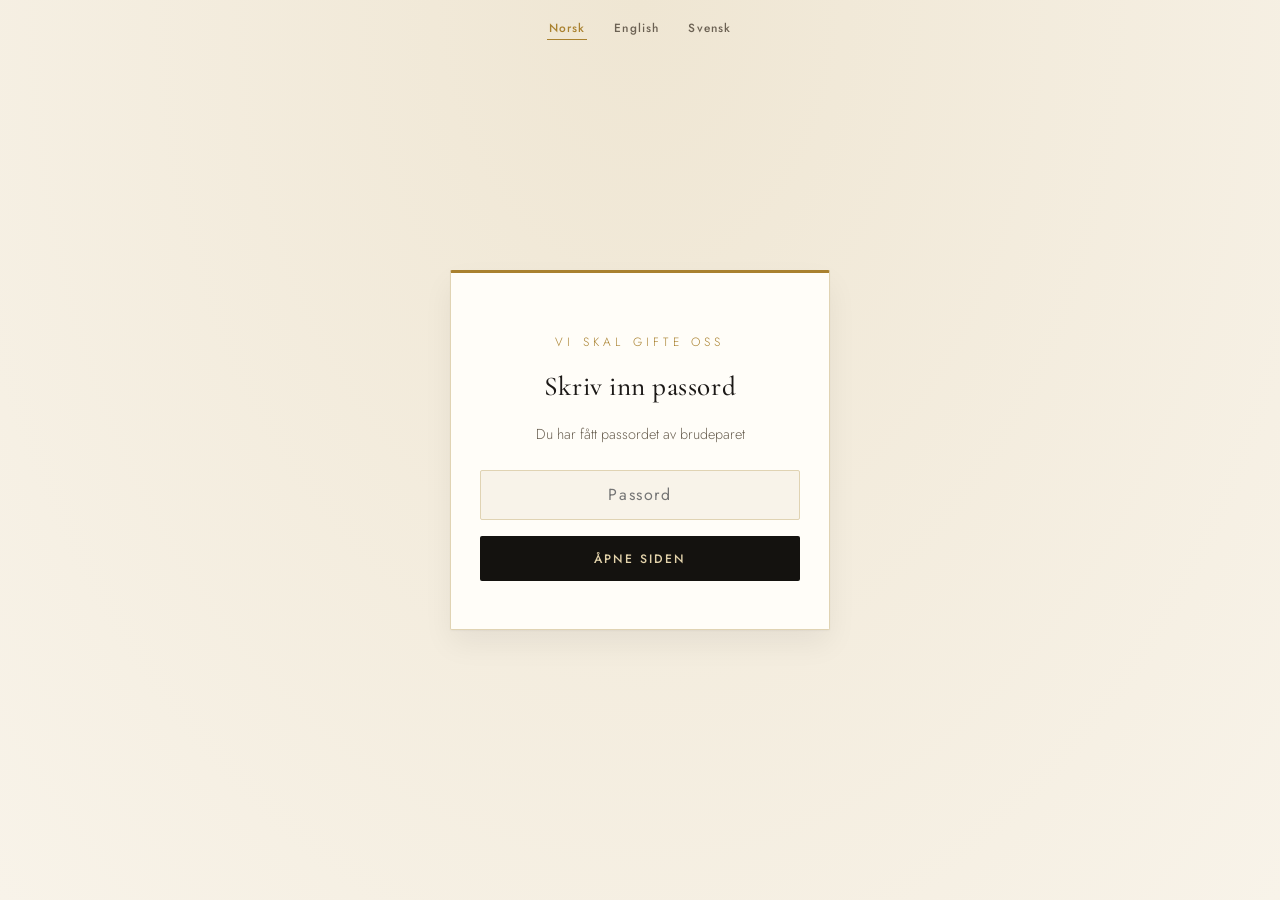
<file: index.html>
<!DOCTYPE html>
<html lang="no">
<head>
<meta charset="UTF-8">
<meta name="viewport" content="width=device-width, initial-scale=1.0">
<meta name="robots" content="noindex, nofollow">
<meta name="description" content="Bryllupet til Markus & Stian — 7. august 2027. All informasjon om vielse, fest, OSA, program og reise.">
<title>Vårt bryllup</title>
<link rel="icon" type="image/png" href="favicon.png">
<link rel="apple-touch-icon" href="favicon.png">
<link rel="preconnect" href="https://fonts.googleapis.com">
<link rel="preconnect" href="https://fonts.gstatic.com" crossorigin>
<link href="https://fonts.googleapis.com/css2?family=Cormorant+Garamond:ital,wght@0,400;0,500;0,600;0,700;1,400;1,500&family=Jost:wght@300;400;500;600&display=swap" rel="stylesheet">
<link rel="stylesheet" href="styles.css">
</head>
<body class="locked">
<script>
  try {
    if (localStorage.getItem('wedding_unlocked') === 'true') {
      document.body.classList.remove('locked');
    }
  } catch (e) { /* lagring blokkert — siden forblir låst til passord er skrevet inn */ }
</script>

<nav class="menubar" id="menubar">
  <a href="#" class="menubar-brand" aria-label="Markus &amp; Stian">M<span class="menubar-brand-sep">&amp;</span>S</a>
  <div class="menubar-links">
    <a href="#info" data-i18n="navInfo">Info</a>
    <a href="#osa" data-i18n="navOsa">OSA</a>
    <a href="#program" data-i18n="navProgram">Program</a>
    <a href="#faq" data-i18n="navFaq">FAQ</a>
    <a href="#gaver" data-i18n="navGaver">Gaver</a>
  </div>
</nav>
<div class="lang-bar" id="langToggle">
  <button type="button" class="lang-btn" data-lang="no" lang="no">Norsk</button>
  <button type="button" class="lang-btn" data-lang="en" lang="en">English</button>
  <button type="button" class="lang-btn" data-lang="sv" lang="sv">Svensk</button>
</div>

<div id="passwordGate">
  <div class="win password-win">
    <div class="win-body password-box">
      <p class="eyebrow" data-i18n="eyebrow">Vi skal gifte oss</p>
      <h2 data-i18n="passwordTitle">Skriv inn passord</h2>
      <p class="password-hint" data-i18n="passwordHint">Du har fått passordet av brudeparet</p>
      <form id="passwordForm">
        <input type="password" id="passwordInput" autocomplete="off" autocapitalize="off" autocorrect="off" spellcheck="false" placeholder="Passord" data-i18n-placeholder="passwordPlaceholder" required>
        <button type="submit" class="btn btn-primary" data-i18n="passwordSubmit">Åpne siden</button>
        <p id="passwordError" class="password-error" data-i18n="passwordError">Feil passord, prøv igjen.</p>
      </form>
    </div>
  </div>
</div>

<div class="retro-banner" id="retroBanner">★ RETRO MODE ACTIVATED ★ BORN IN '89 &amp; '90 ★ WELCOME TO THE WWW ★</div>
<div class="badge-9089" id="badge9089"></div>
<button class="retro-trigger" id="retroTrigger" title="Retro mode" aria-label="Retro mode">🕹️</button>

<header class="hero">
  <div class="hero-inner">
    <p class="eyebrow" data-i18n="eyebrow">Vi skal gifte oss</p>
    <h1 id="coupleNames">Navn &amp; Navn</h1>
    <p class="hero-date" id="heroDate">00. måned 2026</p>
    <div class="divider" aria-hidden="true">
      <svg class="divider-svg" viewBox="0 0 160 20" xmlns="http://www.w3.org/2000/svg">
        <line x1="0" y1="10" x2="64" y2="10" class="divider-line divider-line-l"/>
        <path d="M80 3 L88 10 L80 17 L72 10 Z" class="divider-mark"/>
        <line x1="96" y1="10" x2="160" y2="10" class="divider-line divider-line-r"/>
      </svg>
    </div>
    <p class="hero-intro" data-i18n="heroIntro">Vi vil så gjerne at du er med og feirer dagen med oss.</p>
    <div class="countdown" id="countdown">
      <div class="cd-box"><span class="cd-num" id="cdDays">–</span><span class="cd-label" data-i18n="days">dager</span></div>
      <span class="cd-colon">:</span>
      <div class="cd-box"><span class="cd-num" id="cdHours">–</span><span class="cd-label" data-i18n="hours">timer</span></div>
      <span class="cd-colon">:</span>
      <div class="cd-box"><span class="cd-num" id="cdMinutes">–</span><span class="cd-label" data-i18n="minutes">minutter</span></div>
      <span class="cd-colon">:</span>
      <div class="cd-box cd-box-seconds"><span class="cd-num" id="cdSeconds">–</span><span class="cd-label" data-i18n="seconds">sekunder</span></div>
    </div>
    <a href="#osa" class="btn btn-primary hero-cta" data-i18n="heroCta">Svar på invitasjonen</a>
  </div>
  <div class="scroll-hint" aria-hidden="true"><span></span></div>
</header>

<main>

  <section id="info" class="section">
    <div class="win">
      <div class="win-body">
        <h2 data-i18n="infoTitle">Dato &amp; sted</h2>
        <div class="divider" aria-hidden="true">
          <svg class="divider-svg" viewBox="0 0 160 20" xmlns="http://www.w3.org/2000/svg">
            <line x1="0" y1="10" x2="64" y2="10" class="divider-line divider-line-l"/>
            <path d="M80 3 L88 10 L80 17 L72 10 Z" class="divider-mark"/>
            <line x1="96" y1="10" x2="160" y2="10" class="divider-line divider-line-r"/>
          </svg>
        </div>
        <div class="venue-grid">
          <div class="venue-card">
            <h3 data-i18n="ceremonyLabel">Vielse</h3>
            <p class="venue-time" id="ceremonyTime">Kl. 00:00</p>
            <p class="venue-name" id="ceremonyName">Navn på kirke/sted</p>
            <p class="venue-address" id="ceremonyAddress">Adresse, Postnr Sted</p>
            <a class="link-map" id="ceremonyMapLink" href="#" target="_blank" rel="noopener" data-i18n="openMap">Åpne i kart ↗</a>
          </div>
          <div class="venue-card">
            <h3 data-i18n="receptionLabel">Middag &amp; fest</h3>
            <p class="venue-time" id="receptionTime">Kl. 00:00</p>
            <p class="venue-name" id="receptionName">Navn på selskapslokale</p>
            <p class="venue-address" id="receptionAddress">Adresse, Postnr Sted</p>
            <a class="link-map" id="receptionMapLink" href="#" target="_blank" rel="noopener" data-i18n="openMap">Åpne i kart ↗</a>
          </div>
        </div>

        <div class="info-box">
          <h4 data-i18n="directionsLabel">Veibeskrivelse</h4>
          <p id="directions">Legg inn veibeskrivelse hit — f.eks. avkjøring, holdeplass, gangavstand mellom kirke og selskapslokale.</p>
        </div>
        <div class="add-calendar">
          <a id="calendarLink" class="btn btn-outline" href="#" data-i18n="addCalendar">+ Legg til i kalender</a>
        </div>
      </div>
    </div>
  </section>

  <section id="osa" class="section section-alt">
    <div class="win">
      <div class="win-body">
        <h2 data-i18n="osaTitle">OSA</h2>
        <div class="divider" aria-hidden="true">
          <svg class="divider-svg" viewBox="0 0 160 20" xmlns="http://www.w3.org/2000/svg">
            <line x1="0" y1="10" x2="64" y2="10" class="divider-line divider-line-l"/>
            <path d="M80 3 L88 10 L80 17 L72 10 Z" class="divider-mark"/>
            <line x1="96" y1="10" x2="160" y2="10" class="divider-line divider-line-r"/>
          </svg>
        </div>
        <p class="rsvp-deadline"><span data-i18n="rsvpDeadlineLabel">Vi trenger svar innen</span> <strong id="rsvpDeadline">00. måned 2026</strong></p>

        <form class="rsvp-form" id="rsvpForm">
          <div class="form-row">
            <label for="fullName" data-i18n="fullNameLabel">Fullt navn</label>
            <input type="text" id="fullName" name="fullName" required>
          </div>
          <div class="form-row">
            <label for="email" data-i18n="emailLabel">E-post</label>
            <input type="email" id="email" name="email" required>
          </div>
          <div class="form-row">
            <label data-i18n="attendingLabel">Kommer du?</label>
            <div class="radio-group">
              <label class="radio-opt"><input type="radio" name="attending" value="ja" required> <span data-i18n="attendingYes">Ja, gleder meg!</span></label>
              <label class="radio-opt"><input type="radio" name="attending" value="nei"> <span data-i18n="attendingNo">Kan dessverre ikke</span></label>
            </div>
          </div>
          <div class="form-row">
            <label for="guests" data-i18n="guestsLabel">Antall gjester (inkl. deg selv)</label>
            <input type="number" id="guests" name="guests" min="1" max="10" value="1">
          </div>
          <div id="guestDetails"></div>
          <div class="form-row">
            <label for="message" data-i18n="messageLabel">Hilsen til brudeparet (valgfritt)</label>
            <textarea id="message" name="message" rows="3"></textarea>
          </div>
          <button type="submit" class="btn btn-primary" data-i18n="submitLabel">Send svar</button>
          <p class="form-note" id="rsvpNote"></p>
        </form>
      </div>
    </div>
  </section>

  <section id="program" class="section">
    <div class="win">
      <div class="win-body">
        <h2 data-i18n="programTitle">Dagens program</h2>
        <div class="divider" aria-hidden="true">
          <svg class="divider-svg" viewBox="0 0 160 20" xmlns="http://www.w3.org/2000/svg">
            <line x1="0" y1="10" x2="64" y2="10" class="divider-line divider-line-l"/>
            <path d="M80 3 L88 10 L80 17 L72 10 Z" class="divider-mark"/>
            <line x1="96" y1="10" x2="160" y2="10" class="divider-line divider-line-r"/>
          </svg>
        </div>
        <ol class="timeline" id="timeline">
          <!-- fylles av script.js -->
        </ol>
        <p class="program-end"><span data-i18n="programEndLabel">Arrangementet avsluttes ca. kl.</span> <strong id="endTime">00:00</strong></p>
      </div>
    </div>
  </section>

  <section id="faq" class="section section-alt">
    <div class="win">
      <div class="win-body">
        <h2 data-i18n="faqTitle">Ofte stilte spørsmål</h2>
        <div class="divider" aria-hidden="true">
          <svg class="divider-svg" viewBox="0 0 160 20" xmlns="http://www.w3.org/2000/svg">
            <line x1="0" y1="10" x2="64" y2="10" class="divider-line divider-line-l"/>
            <path d="M80 3 L88 10 L80 17 L72 10 Z" class="divider-mark"/>
            <line x1="96" y1="10" x2="160" y2="10" class="divider-line divider-line-r"/>
          </svg>
        </div>
        <div class="faq-list" id="faqList">
          <!-- fylles av script.js -->
        </div>
      </div>
    </div>
  </section>

  <section id="gaver" class="section">
    <div class="win">
      <div class="win-body">
        <h2 data-i18n="gaverTitle">Gaver</h2>
        <div class="divider" aria-hidden="true">
          <svg class="divider-svg" viewBox="0 0 160 20" xmlns="http://www.w3.org/2000/svg">
            <line x1="0" y1="10" x2="64" y2="10" class="divider-line divider-line-l"/>
            <path d="M80 3 L88 10 L80 17 L72 10 Z" class="divider-mark"/>
            <line x1="96" y1="10" x2="160" y2="10" class="divider-line divider-line-r"/>
          </svg>
        </div>
        <p class="gift-intro" id="giftIntro" data-i18n="giftIntro">Deres tilstedeværelse er den beste gaven — men ønsker dere å gi noe, setter vi stor pris på en pengegave til bryllupsreisen.</p>
      </div>
    </div>
  </section>

</main>

<footer class="site-footer">
  <span data-i18n="footerText">Vi gleder oss til å feire med deg! ❧</span>
</footer>

<script src="script.js"></script>
</body>
</html>
</file>
<file: styles.css>
:root {
  --cream: #f8f3e9;
  --cream-alt: #efe6d3;
  --card: #fffdf8;
  --ink: #1c1917;
  --ink-soft: #6b6153;
  --black: #14120f;
  --gold: #a9812f;
  --gold-soft: #e3d3ab;
  --wine: #6d2732;
  --line: #e0d3b3;
  --radius: 2px;
}

* { box-sizing: border-box; }

html { scroll-behavior: smooth; }

body.locked > *:not(#passwordGate):not(.menubar):not(#langToggle) { display: none !important; }

body {
  margin: 0;
  background: var(--cream);
  color: var(--ink);
  font-family: 'Jost', sans-serif;
  font-weight: 300;
  line-height: 1.6;
  overflow-x: hidden;
  position: relative;
}

h1, h2, h3, h4 {
  font-family: 'Cormorant Garamond', serif;
  font-weight: 500;
  color: var(--ink);
  margin: 0;
}

h2 {
  font-size: clamp(2rem, 4vw, 2.6rem);
  text-align: center;
  letter-spacing: 0.02em;
}

h3 { font-size: 1.5rem; }
h4 { font-family: 'Jost', sans-serif; font-weight: 600; font-size: 0.72rem; letter-spacing: 0.14em; text-transform: uppercase; color: var(--gold); }

a { color: var(--gold); }

/* ============================================================
   MENU BAR
   ============================================================ */
.menubar {
  position: sticky;
  top: 0;
  z-index: 1500;
  display: flex;
  align-items: center;
  gap: 1.2rem;
  background: var(--black);
  border-bottom: 1px solid var(--gold);
  padding: 0.7rem 1.2rem;
}
body.retro-mode .menubar { top: var(--retro-banner-h, 70px); }
body.retro-mode .lang-bar { margin-top: var(--retro-banner-h, 70px); }
.menubar-brand {
  font-family: 'Cormorant Garamond', serif;
  font-style: italic;
  font-weight: 600;
  font-size: 1.15rem;
  color: var(--gold-soft);
  text-decoration: none;
  flex-shrink: 0;
  letter-spacing: 0.01em;
}
.menubar-brand-sep { color: var(--gold); font-style: normal; margin: 0 0.05em; }

.menubar-links {
  display: flex;
  gap: 1.3rem;
  overflow-x: auto;
  scrollbar-width: none;
  flex: 1;
  -webkit-mask-image: linear-gradient(90deg, #000 calc(100% - 18px), transparent 100%);
  mask-image: linear-gradient(90deg, #000 calc(100% - 18px), transparent 100%);
}
.menubar-links::-webkit-scrollbar { display: none; }
.menubar-links a {
  font-family: 'Jost', sans-serif;
  font-size: 0.72rem;
  font-weight: 500;
  letter-spacing: 0.14em;
  text-transform: uppercase;
  color: rgba(248,243,233,0.62);
  text-decoration: none;
  white-space: nowrap;
  padding: 0.2rem 0;
  border-bottom: 1px solid transparent;
  transition: color 0.2s ease, border-color 0.2s ease;
}
.menubar-links a:hover { color: var(--gold-soft); border-color: var(--gold); }

@media (max-width: 640px) {
  .menubar { gap: 0.8rem; padding: 0.6rem 0.8rem; }
  .menubar-links { gap: 0.9rem; }
}

/* ============================================================
   LANGUAGE BAR — a distinct, fully centered row under the main
   nav, so the language choice reads as its own thing rather
   than fighting the section links for space
   ============================================================ */
.lang-bar {
  display: flex;
  justify-content: center;
  align-items: center;
  gap: 1.6rem;
  padding: 0.6rem 1rem;
  background: var(--cream-alt);
  border-bottom: 1px solid var(--line);
}
.lang-btn {
  border: none;
  background: transparent;
  color: var(--ink-soft);
  font-family: 'Jost', sans-serif;
  font-size: 0.74rem;
  font-weight: 500;
  letter-spacing: 0.1em;
  padding: 0.2rem 0.1rem;
  cursor: pointer;
  white-space: nowrap;
  border-bottom: 1px solid transparent;
  transition: color 0.2s ease, border-color 0.2s ease;
}
.lang-btn:hover { color: var(--gold); }
.lang-btn.active { color: var(--gold); border-color: var(--gold); }

/* Passordskjermen dekker hele vinduet — løft språkvalget over den, så gjester
   kan bytte språk før de er logget inn */
body.locked .lang-bar {
  position: fixed;
  top: 0;
  left: 0;
  right: 0;
  z-index: 2100;
  background: transparent;
  border-bottom: none;
  padding-top: 1rem;
}

@media (max-width: 640px) {
  .lang-bar { gap: 1.1rem; padding: 0.55rem 0.8rem; }
  .lang-btn { font-size: 0.68rem; }
}

/* ============================================================
   CARDS — every section sits in a quiet bordered card with a
   thin gold rule on top
   ============================================================ */
.win {
  max-width: 780px;
  margin: 0 auto;
  background: var(--card);
  border: 1px solid var(--line);
  border-top: 3px solid var(--gold);
  border-radius: var(--radius);
  box-shadow: 0 1px 2px rgba(20,18,15,0.04), 0 14px 30px rgba(20,18,15,0.06);
}
.win-body { padding: 3rem 1.8rem; }
@media (max-width: 640px) { .win-body { padding: 2.4rem 1.3rem; } }

/* ============================================================
   Scroll reveal
   ============================================================ */
.reveal {
  opacity: 0;
  transform: translateY(28px);
  transition: opacity 0.8s ease, transform 0.8s ease;
}
.reveal.in-view { opacity: 1; transform: translateY(0); }
@media (prefers-reduced-motion: reduce) {
  .reveal { opacity: 1; transform: none; transition: none; }
  .divider-line, .divider-mark { transition: none; stroke-dashoffset: 0; opacity: 1; transform: none; }
  .cd-num.flip { animation: none; }
  .hero-inner { animation: none !important; opacity: 1; }
}

/* ============================================================
   Divider
   ============================================================ */
.divider { text-align: center; margin: 0.8rem 0 1.8rem; }
.divider-svg { width: 160px; max-width: 55vw; height: 20px; overflow: visible; }
.divider-line {
  stroke: var(--gold);
  stroke-width: 1;
  stroke-dasharray: 64;
  stroke-dashoffset: 64;
  transition: stroke-dashoffset 0.8s ease;
}
.divider-line-r { transition-delay: 0.1s; }
.divider-mark {
  fill: var(--gold);
  opacity: 0;
  transform: scale(0);
  transform-origin: 80px 10px;
  transition: opacity 0.4s ease 0.5s, transform 0.4s cubic-bezier(.34,1.56,.64,1) 0.5s;
}
.divider.in-view .divider-line { stroke-dashoffset: 0; }
.divider.in-view .divider-mark { opacity: 1; transform: scale(1); }

/* ============================================================
   Password gate
   ============================================================ */
#passwordGate {
  display: none;
  position: fixed;
  inset: 0;
  z-index: 2000;
  align-items: center;
  justify-content: center;
  background: radial-gradient(ellipse at top, var(--cream-alt), var(--cream));
  padding: 1.5rem;
}
body.locked #passwordGate { display: flex; }
.password-win { max-width: 380px; width: 100%; }
.password-box { text-align: center; }
.password-box h2 { font-size: 1.7rem; margin: 0.4rem 0 0.6rem; }
.password-hint { color: var(--ink-soft); font-size: 0.9rem; margin-bottom: 1.5rem; }
.password-box input[type="password"] {
  width: 100%;
  padding: 0.8rem 1rem;
  border: 1px solid var(--line);
  border-radius: var(--radius);
  font-family: 'Jost', sans-serif;
  font-size: 1rem;
  letter-spacing: 0.1em;
  text-align: center;
  margin-bottom: 1rem;
  background: var(--cream);
}
.password-box .btn { width: 100%; border: none; }
.password-error { display: none; color: var(--wine); font-size: 0.85rem; margin-top: 1rem; }
.password-error.show { display: block; }

/* ============================================================
   Hero
   ============================================================ */
.hero {
  min-height: 100vh;
  display: flex;
  flex-direction: column;
  align-items: center;
  justify-content: center;
  text-align: center;
  padding: 5rem 1.5rem 3rem;
  background: radial-gradient(ellipse at top, var(--cream-alt), var(--cream));
  position: relative;
}
.hero-inner {
  max-width: 640px;
  opacity: 0;
  transform: translateY(14px);
  animation: heroIn 0.9s ease 0.3s both;
}
@keyframes heroIn { to { opacity: 1; transform: translateY(0); } }
.eyebrow {
  text-transform: uppercase;
  letter-spacing: 0.35em;
  font-size: 0.75rem;
  color: var(--gold);
  margin-bottom: 0.8rem;
}
.hero h1 {
  font-size: clamp(2.6rem, 8vw, 4.5rem);
  font-style: italic;
  cursor: default;
  user-select: none;
  position: relative;
}
.hero-date {
  font-family: 'Jost', sans-serif;
  font-size: 0.85rem;
  letter-spacing: 0.22em;
  text-transform: uppercase;
  color: var(--ink-soft);
  margin-top: 0.7rem;
}
.hero-intro { color: var(--ink-soft); max-width: 420px; margin: 0 auto; }

.countdown {
  display: flex;
  align-items: flex-start;
  justify-content: center;
  gap: 0.6rem;
  margin: 2rem 0 1.5rem;
}
.cd-box {
  display: flex;
  flex-direction: column;
  align-items: center;
  min-width: 62px;
  background: var(--black);
  padding: 0.85rem 0.6rem 0.6rem;
  border-radius: var(--radius);
}
.cd-colon { font-family: 'Cormorant Garamond', serif; font-size: 1.6rem; color: var(--gold); line-height: 1.5; align-self: center; }
.cd-num {
  font-family: 'Cormorant Garamond', serif;
  font-weight: 600;
  font-size: 2rem;
  color: var(--gold-soft);
  line-height: 1;
  display: inline-block;
}
.cd-num.flip { animation: cdPop 0.4s ease; }
@keyframes cdPop {
  0% { transform: translateY(-8px) scale(0.85); opacity: 0.35; }
  55% { transform: translateY(2px) scale(1.08); opacity: 1; }
  100% { transform: translateY(0) scale(1); }
}
@media (max-width: 400px) {
  .countdown { display: grid; grid-template-columns: repeat(4, 1fr); gap: 0.4rem; width: 100%; }
  .cd-colon { display: none; }
  .cd-box { min-width: 0; padding: 0.75rem 0.2rem 0.55rem; }
  .cd-num { font-size: 1.7rem; }
  .cd-label { font-size: 0.55rem; letter-spacing: 0.08em; }
}
.cd-box-seconds { background: var(--wine); }
.cd-box-seconds .cd-num { color: var(--gold-soft); }
.cd-label {
  font-family: 'Jost', sans-serif;
  font-size: 0.6rem;
  text-transform: uppercase;
  letter-spacing: 0.12em;
  color: rgba(248,243,233,0.65);
  margin-top: 0.4rem;
}

.btn {
  display: inline-block;
  padding: 0.85rem 2.2rem;
  border-radius: var(--radius);
  text-decoration: none;
  font-family: 'Jost', sans-serif;
  font-size: 0.76rem;
  font-weight: 500;
  letter-spacing: 0.16em;
  text-transform: uppercase;
  cursor: pointer;
  border: 1px solid var(--black);
  transition: background 0.2s ease, color 0.2s ease, border-color 0.2s ease;
}
.btn-primary { background: var(--black); color: var(--gold-soft); }
.btn-primary:hover { background: var(--ink); border-color: var(--ink); }
.btn-outline { background: transparent; color: var(--black); }
.btn-outline:hover { background: var(--black); color: var(--gold-soft); }

.hero-cta { margin-top: 0.5rem; }

.scroll-hint {
  position: absolute;
  bottom: 1.6rem;
  left: 50%;
  transform: translateX(-50%);
  width: 18px;
  height: 30px;
  border: 1px solid var(--line);
  border-radius: 10px;
}
.scroll-hint span {
  position: absolute;
  top: 5px;
  left: 50%;
  transform: translateX(-50%);
  width: 3px;
  height: 6px;
  border-radius: 2px;
  background: var(--gold);
  animation: scrollHint 1.6s ease infinite;
}
@keyframes scrollHint {
  0% { opacity: 1; top: 5px; }
  70% { opacity: 0; top: 15px; }
  100% { opacity: 0; top: 5px; }
}
@media (max-width: 640px) { .scroll-hint { display: none; } }

/* ============================================================
   Sections
   ============================================================ */
.section { padding: 3.5rem 1.2rem; scroll-margin-top: 4.5rem; }
.section-alt { background: var(--cream-alt); }

.venue-grid { display: grid; grid-template-columns: 1fr 1fr; gap: 1.5rem; margin-top: 2rem; }
@media (max-width: 640px) { .venue-grid { grid-template-columns: 1fr; } }
.venue-grid-single { grid-template-columns: 1fr; max-width: 380px; margin-left: auto; margin-right: auto; }
.venue-card {
  background: var(--cream);
  border: 1px solid var(--line);
  border-radius: var(--radius);
  padding: 1.8rem;
  text-align: center;
}
.venue-time { color: var(--gold); font-family: 'Jost', sans-serif; font-weight: 600; letter-spacing: 0.06em; font-size: 1rem; margin: 0.3rem 0; }
.venue-name { font-weight: 500; margin: 0.2rem 0; }
.venue-address { color: var(--ink-soft); font-size: 0.9rem; }
.link-map { display: inline-block; margin-top: 0.6rem; font-size: 0.85rem; text-decoration: none; }

.info-box {
  margin-top: 1.5rem;
  padding: 1.2rem 1.5rem;
  border-left: 3px solid var(--gold-soft);
  background: var(--cream);
}
.info-box h4 { margin-bottom: 0.4rem; }
.section-alt .win .info-box { background: var(--cream); }

.add-calendar { text-align: center; margin-top: 2.5rem; }

/* RSVP */
.rsvp-deadline { text-align: center; color: var(--ink-soft); }
.rsvp-form { max-width: 520px; margin: 2rem auto 0; }
.guest-card {
  background: var(--cream);
  border: 1px solid var(--line);
  border-radius: var(--radius);
  padding: 1.2rem 1.2rem 0.2rem;
  margin-bottom: 1.2rem;
}
.guest-card-title {
  margin: 0 0 1rem;
  font-family: 'Jost', sans-serif;
  font-weight: 600;
  font-size: 0.82rem;
  color: var(--gold);
  text-transform: uppercase;
  letter-spacing: 0.1em;
}
.form-row { margin-bottom: 1.2rem; }
.form-row label { display: block; font-size: 0.85rem; letter-spacing: 0.04em; margin-bottom: 0.4rem; color: var(--ink-soft); }
.form-row input[type="text"],
.form-row input[type="email"],
.form-row input[type="number"],
.form-row textarea {
  width: 100%;
  padding: 0.7rem 0.9rem;
  border: 1px solid var(--line);
  border-radius: var(--radius);
  font-family: 'Jost', sans-serif;
  font-size: 0.95rem;
  background: var(--cream);
}
.form-row textarea { resize: vertical; }
.radio-group { display: flex; gap: 1.5rem; flex-wrap: wrap; }
.radio-opt { display: flex; align-items: center; gap: 0.4rem; font-size: 0.9rem; }
.rsvp-form .btn { width: 100%; border: none; margin-top: 0.5rem; }
.form-note { font-size: 0.75rem; color: var(--ink-soft); text-align: center; margin-top: 0.8rem; }

/* Timeline */
.timeline { list-style: none; margin: 2rem auto 0; padding: 0; max-width: 480px; position: relative; }
.timeline::before {
  content: '';
  position: absolute;
  left: 68px;
  top: 6px;
  bottom: 6px;
  width: 1px;
  background: var(--line);
}
.timeline li { display: flex; gap: 1.5rem; padding-bottom: 1.8rem; position: relative; }
.timeline .t-time {
  min-width: 52px;
  text-align: right;
  color: var(--gold);
  font-family: 'Jost', sans-serif;
  font-weight: 600;
  font-size: 0.92rem;
  flex-shrink: 0;
  padding-top: 2px;
}
.timeline .t-dot { width: 8px; height: 8px; border-radius: 50%; background: var(--gold); margin-top: 8px; flex-shrink: 0; }
.timeline .t-title { padding-top: 2px; }
.program-end { text-align: center; color: var(--ink-soft); margin-top: 1.5rem; }

.faq-list { max-width: 640px; margin: 2rem auto 0; display: flex; flex-direction: column; gap: 0.8rem; }
.faq-item { background: var(--cream); border: 1px solid var(--line); border-radius: var(--radius); padding: 1rem 1.3rem; }
.faq-item summary {
  cursor: pointer;
  font-weight: 500;
  color: var(--ink);
  list-style: none;
  display: flex;
  justify-content: space-between;
  align-items: center;
  gap: 1rem;
}
.faq-item summary::-webkit-details-marker { display: none; }
.faq-item summary::after { content: '+'; color: var(--gold); font-size: 1.3rem; line-height: 1; flex-shrink: 0; }
.faq-item[open] summary::after { content: '\2212'; }
.faq-item p { margin: 0.7rem 0 0; color: var(--ink-soft); font-size: 0.92rem; line-height: 1.6; }

.gift-intro { text-align: center; color: var(--ink-soft); max-width: 500px; margin: 0 auto; }

.site-footer {
  text-align: center;
  padding: 3rem 1.5rem 4rem;
  color: var(--ink-soft);
  font-size: 0.95rem;
}

/* Hidden 90s badge trigger */
.badge-9089 {
  position: fixed;
  bottom: 1.2rem;
  right: 1.2rem;
  z-index: 40;
  background: var(--black);
  color: var(--gold-soft);
  font-family: 'Cormorant Garamond', serif;
  font-style: italic;
  padding: 0.9rem 1.3rem;
  border-radius: var(--radius);
  border: 1px solid var(--gold);
  box-shadow: 0 8px 24px rgba(0,0,0,0.25);
  transform: translateY(140%);
  transition: transform 0.5s cubic-bezier(.2,1.4,.4,1);
  font-size: 0.95rem;
  max-width: 260px;
}
.badge-9089.show { transform: translateY(0); }

/* Confetti hearts */
.confetti-piece {
  position: fixed;
  top: -5vh;
  font-size: 1.4rem;
  z-index: 999;
  pointer-events: none;
  animation: confetti-fall linear forwards;
}
@keyframes confetti-fall { to { transform: translateY(110vh) rotate(360deg); opacity: 0.2; } }

/* Secret retro trigger button */
.retro-trigger {
  position: fixed;
  bottom: 1rem;
  left: 1rem;
  width: 52px;
  height: 52px;
  opacity: 0.55;
  background: var(--black);
  border: 1px solid var(--gold);
  border-radius: 50%;
  cursor: pointer;
  z-index: 40;
  font-size: 24px;
  line-height: 1;
  display: flex;
  align-items: center;
  justify-content: center;
  box-shadow: 0 4px 12px rgba(20,18,15,0.2);
  transition: transform 0.2s ease, opacity 0.2s ease;
}
.retro-trigger:hover { opacity: 1; transform: scale(1.08); }
@media (max-width: 640px) {
  .retro-trigger { bottom: 0.75rem; left: 0.75rem; width: 46px; height: 46px; font-size: 20px; }
}

/* ============================================================
   RETRO MODE — the Konami-code easter egg. A deliberate, playful
   clash with the site's usual black-tie restraint.
   ============================================================ */
body.retro-mode {
  background: #000080;
  background-image: repeating-linear-gradient(45deg, #000080 0 40px, #0a0a9e 40px 80px);
  animation: retro-bg-shift 6s linear infinite;
}
@keyframes retro-bg-shift { to { background-position: 200px 0; } }
body.retro-mode * { font-family: 'Courier New', monospace !important; }
body.retro-mode .hero,
body.retro-mode .win,
body.retro-mode .venue-card,
body.retro-mode .info-box,
body.retro-mode .guest-card,
body.retro-mode .faq-item {
  background: #c0c0c0 !important;
  border: 3px outset #fff !important;
  box-shadow: 4px 4px 0 #000 !important;
  color: #000 !important;
}
body.retro-mode h1, body.retro-mode h2, body.retro-mode h3, body.retro-mode h4 {
  color: #ff00ff !important;
  text-shadow: 2px 2px 0 #00ffff;
  animation: retro-blink 1s step-end infinite;
}
@keyframes retro-blink { 50% { opacity: 0.6; } }
body.retro-mode .btn {
  background: #c0c0c0 !important;
  color: #000 !important;
  border: 3px outset #fff !important;
  border-radius: 0 !important;
  box-shadow: 4px 4px 0 #000 !important;
}
body.retro-mode .section-alt { background: #008080 !important; }
body.retro-mode a { color: #0000ff !important; }
body.retro-mode .menubar { background: #c0c0c0 !important; border-bottom: 3px outset #fff !important; }
body.retro-mode .lang-bar { background: #c0c0c0 !important; border-bottom: 3px outset #fff !important; }
body.retro-mode .lang-btn.active { color: #ff00ff !important; }

.retro-banner {
  display: none;
  position: fixed;
  top: 0; left: 0; right: 0;
  z-index: 2200;
  background: #ffff00;
  color: #ff0000;
  text-align: center;
  font-family: 'Courier New', monospace;
  font-weight: bold;
  padding: 0.4rem;
  letter-spacing: 0.1em;
  animation: retro-blink 0.6s step-end infinite;
  border-bottom: 3px dashed #ff0000;
}
body.retro-mode .retro-banner { display: block; }
</file>
